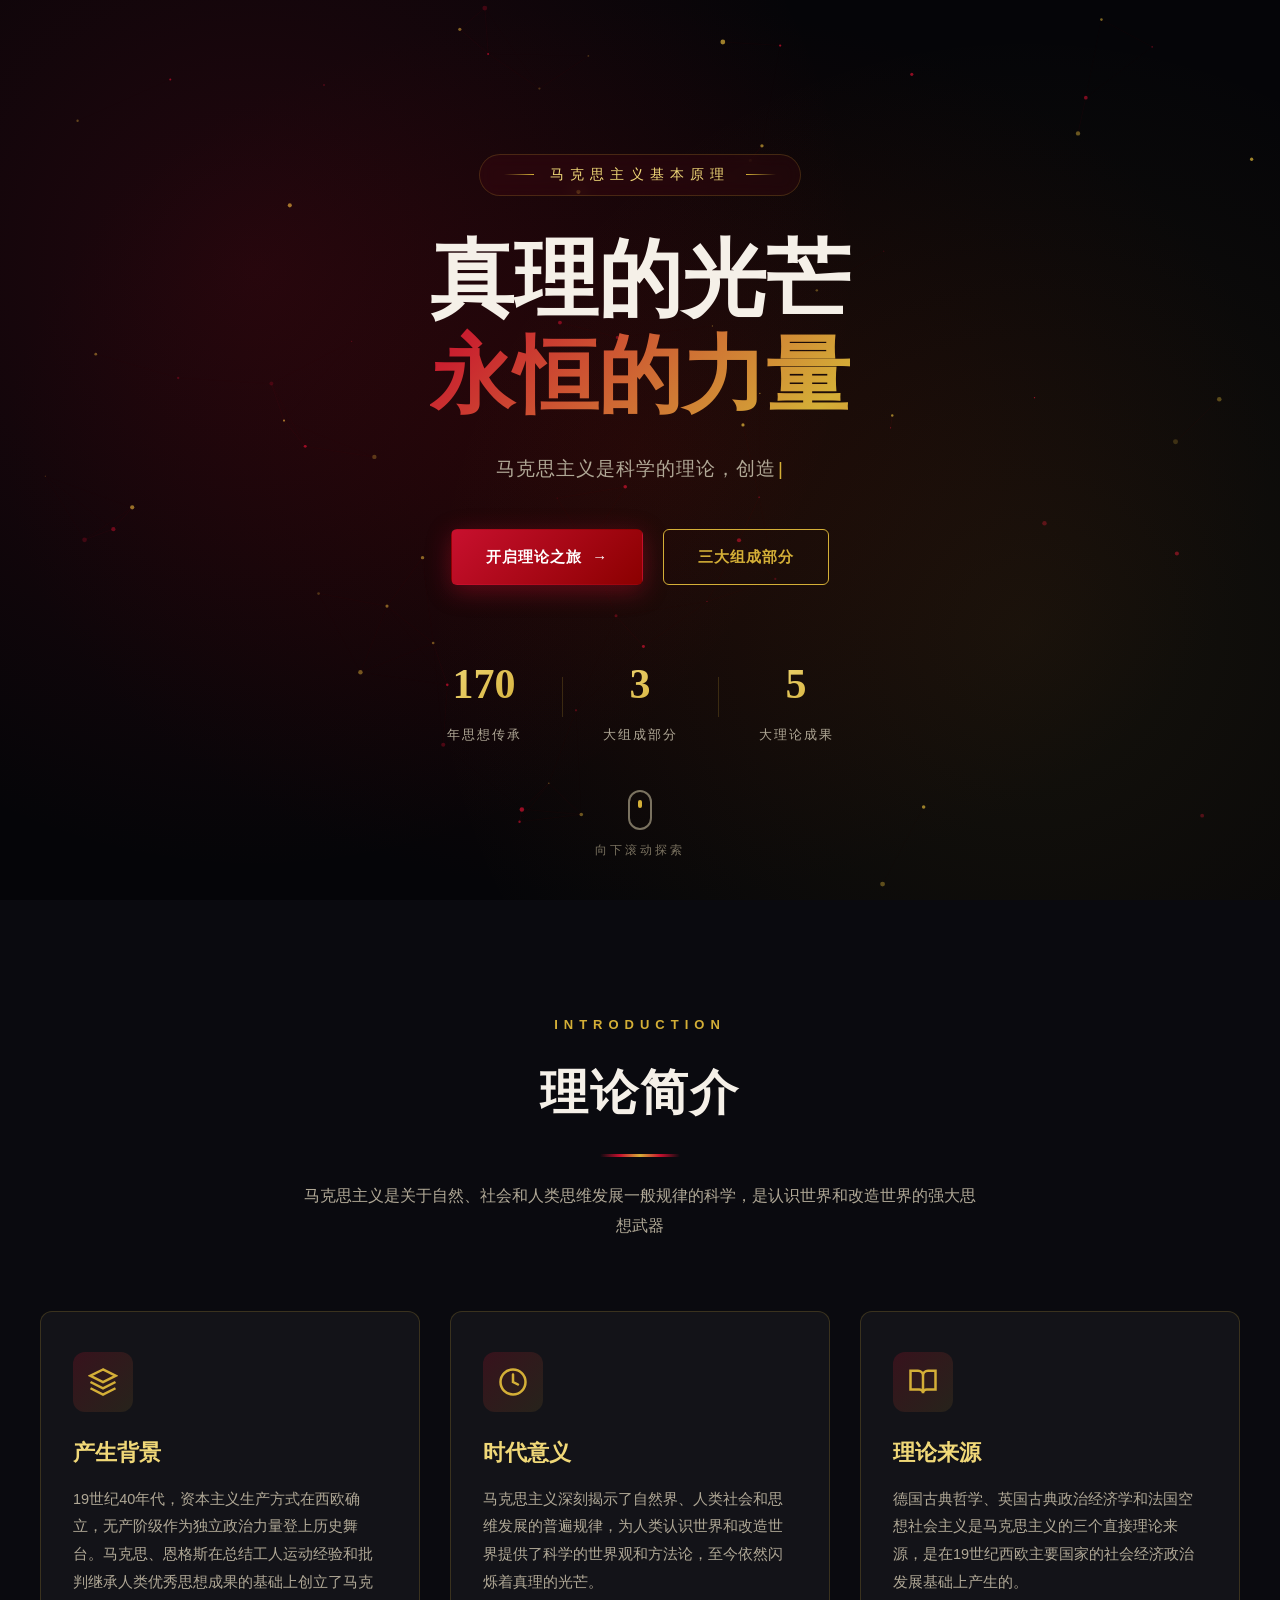
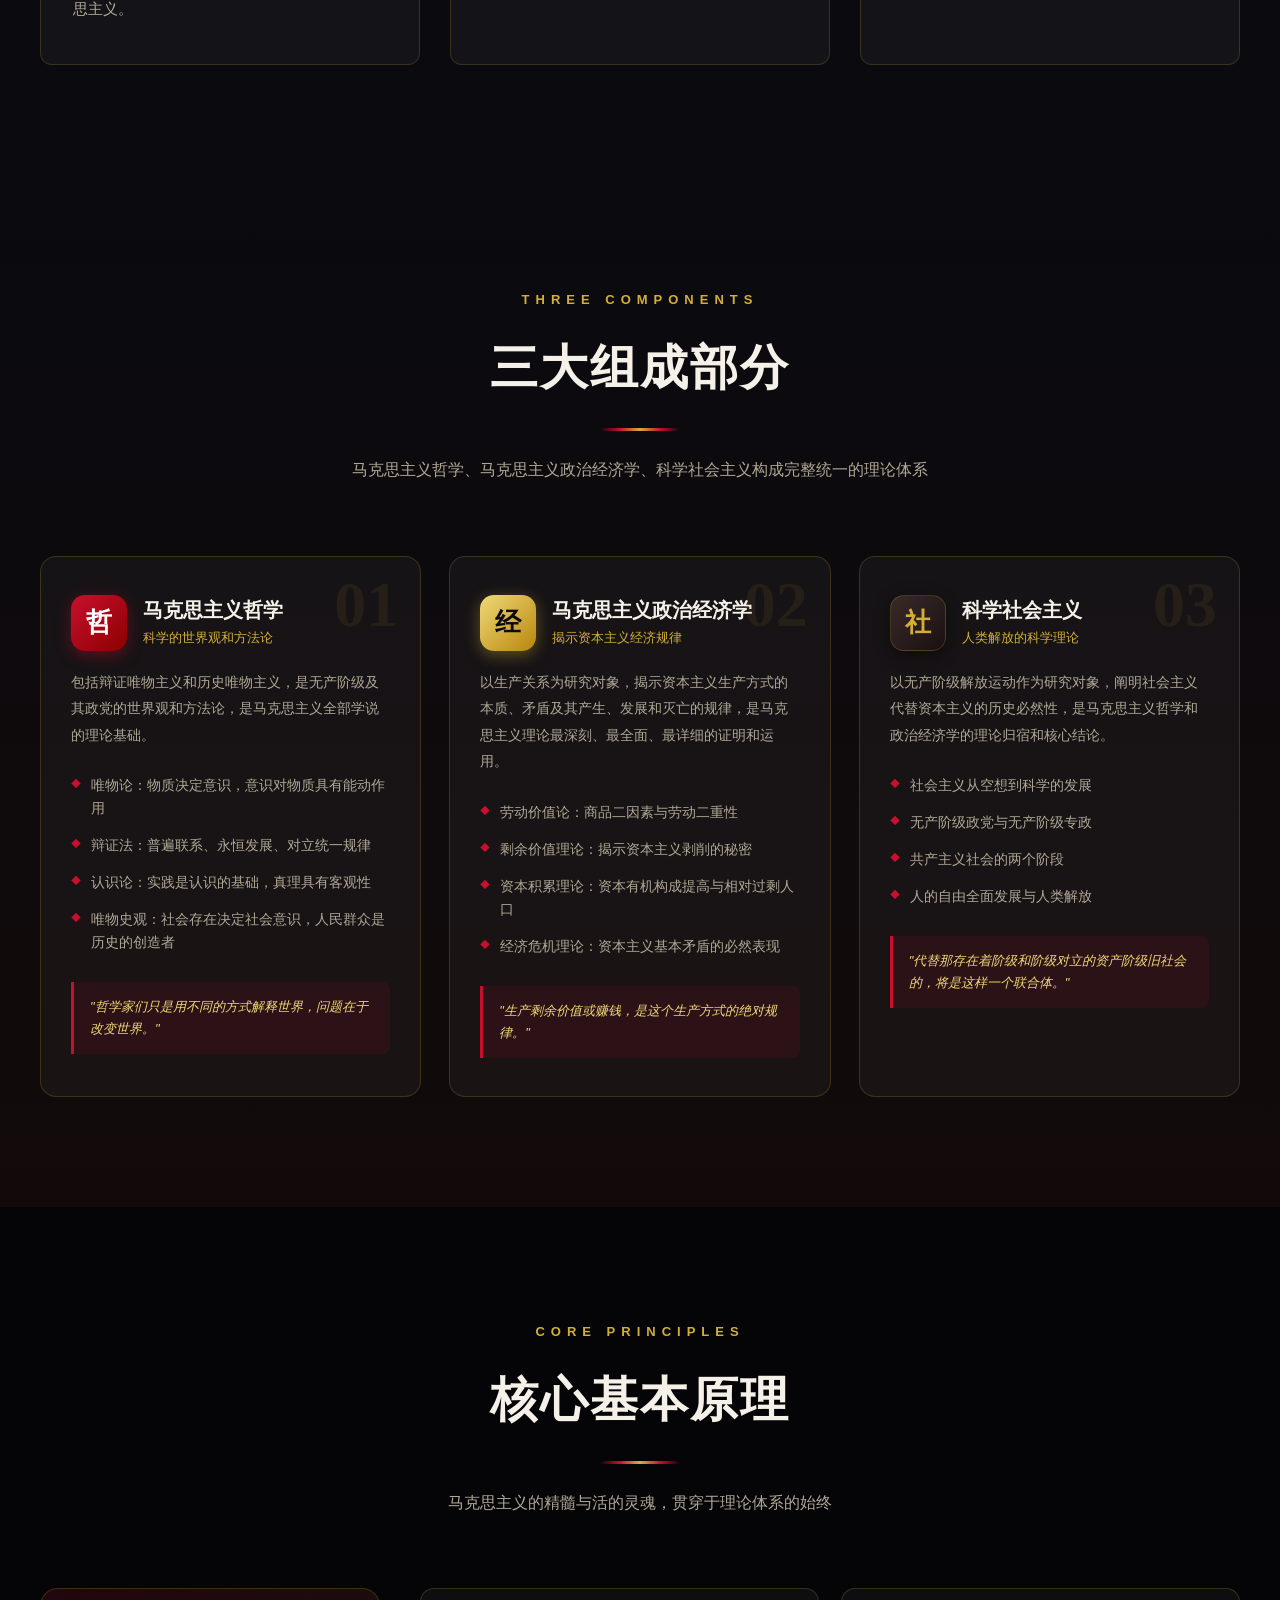
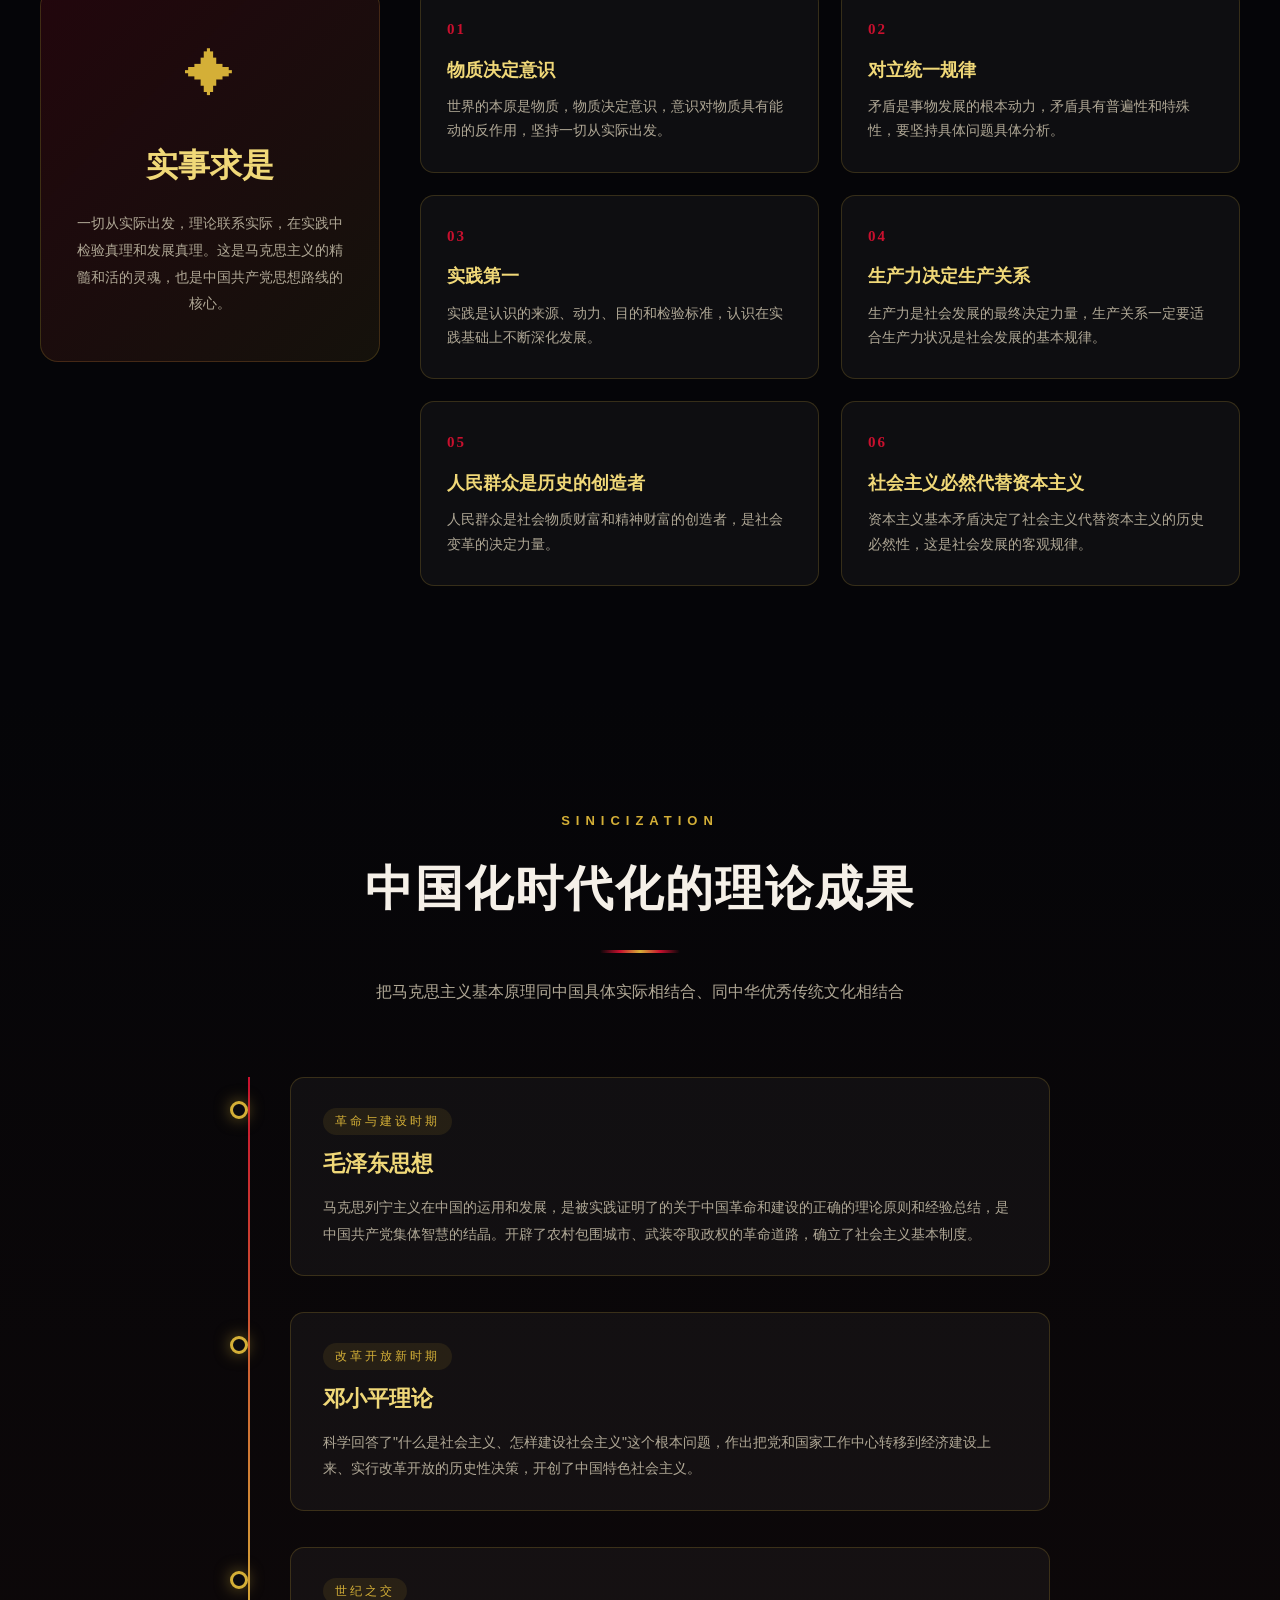
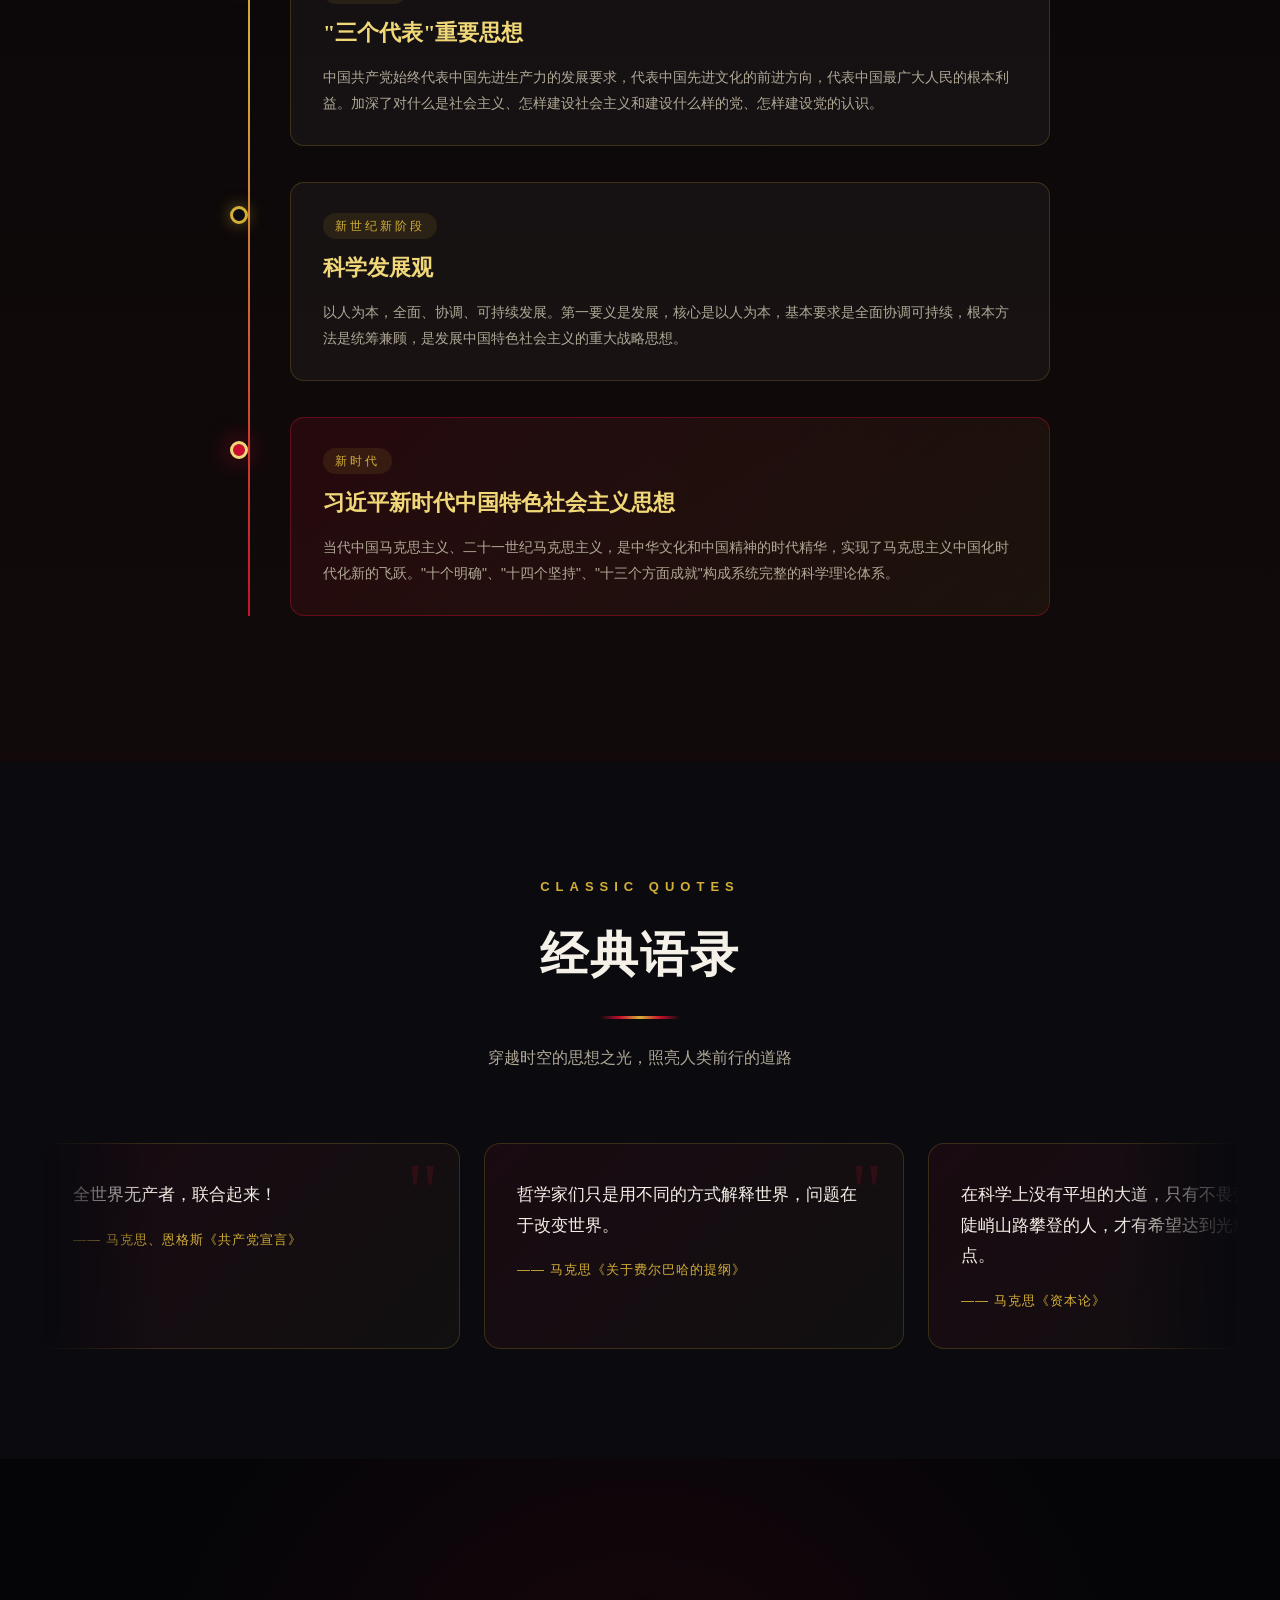
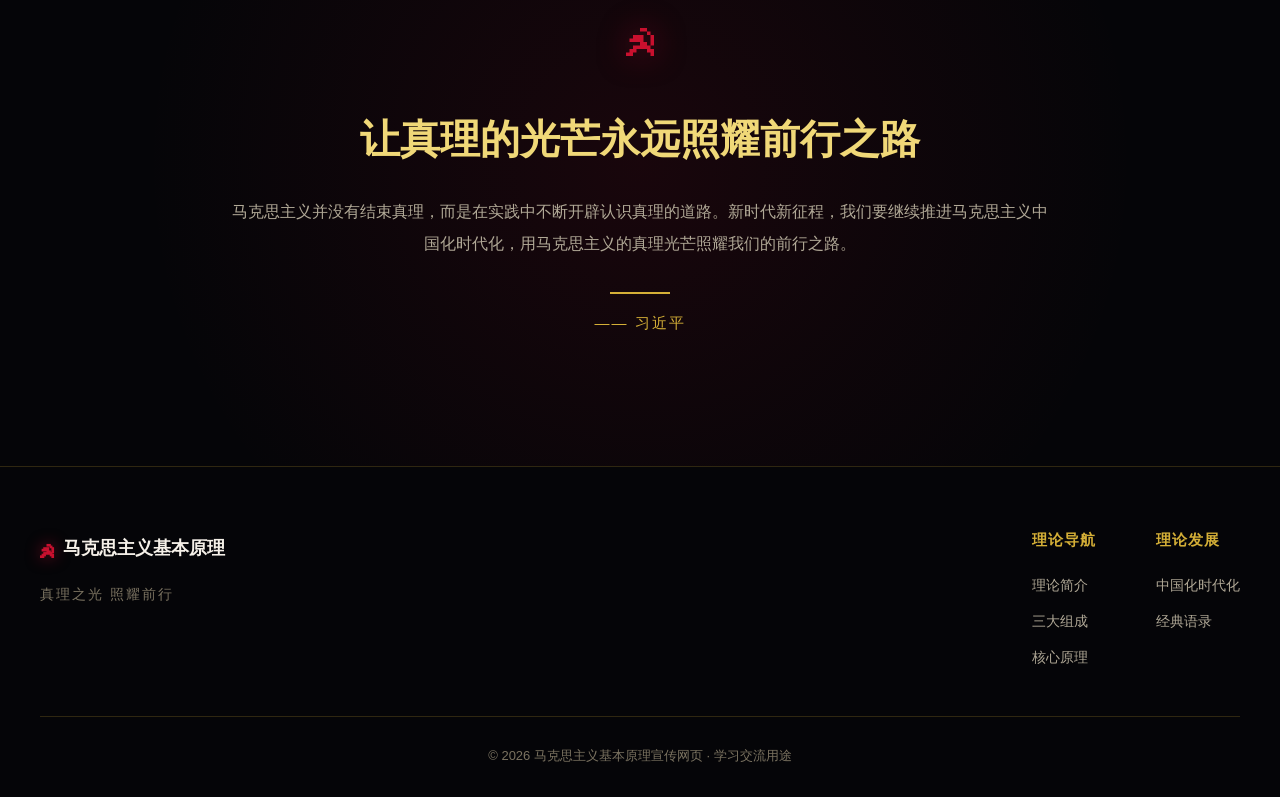
<file: index.html>
<!DOCTYPE html>
<html lang="zh-CN">
<head>
<meta charset="UTF-8">
<meta name="viewport" content="width=device-width, initial-scale=1.0">
<meta name="description" content="马克思主义基本原理宣传网页 - 系统介绍马克思主义哲学、政治经济学、科学社会主义三大组成部分及中国化时代化的理论成果">
<title>马克思主义基本原理 | 真理的光芒 永恒的力量</title>
<link rel="stylesheet" href="css/style.css">
</head>
<body>

<!-- 预加载装饰 -->
<div class="loader" id="loader">
  <div class="loader-ring"></div>
  <div class="loader-text">真理之光 照耀前行</div>
</div>

<!-- 首屏 Hero -->
<section class="hero" id="hero">
  <canvas id="particleCanvas" class="particle-canvas"></canvas>
  <div class="hero-overlay"></div>
  <div class="hero-content">
    <div class="hero-badge fade-in-up">
      <span class="badge-line"></span>
      <span>马克思主义基本原理</span>
      <span class="badge-line"></span>
    </div>
    <h1 class="hero-title fade-in-up delay-1">
      <span class="title-line">真理的光芒</span>
      <span class="title-line title-accent">永恒的力量</span>
    </h1>
    <p class="hero-subtitle fade-in-up delay-2" id="typingText"></p>
    <div class="hero-actions fade-in-up delay-3">
      <a href="#intro" class="btn btn-primary">
        <span>开启理论之旅</span>
        <i class="arrow">→</i>
      </a>
      <a href="#components" class="btn btn-outline">三大组成部分</a>
    </div>
    <div class="hero-stats fade-in-up delay-4">
      <div class="stat-item">
        <span class="stat-num" data-target="170">0</span>
        <span class="stat-label">年思想传承</span>
      </div>
      <div class="stat-divider"></div>
      <div class="stat-item">
        <span class="stat-num" data-target="3">0</span>
        <span class="stat-label">大组成部分</span>
      </div>
      <div class="stat-divider"></div>
      <div class="stat-item">
        <span class="stat-num" data-target="5">0</span>
        <span class="stat-label">大理论成果</span>
      </div>
    </div>
  </div>
  <div class="scroll-hint">
    <div class="scroll-mouse">
      <div class="scroll-wheel"></div>
    </div>
    <span>向下滚动探索</span>
  </div>
</section>

<!-- 理论简介 -->
<section class="section intro" id="intro">
  <div class="container">
    <div class="section-header reveal">
      <span class="section-tag">INTRODUCTION</span>
      <h2 class="section-title">理论简介</h2>
      <div class="title-underline"></div>
      <p class="section-desc">马克思主义是关于自然、社会和人类思维发展一般规律的科学，是认识世界和改造世界的强大思想武器</p>
    </div>
    <div class="intro-grid">
      <div class="intro-card reveal">
        <div class="intro-icon">
          <svg viewBox="0 0 24 24" fill="none"><path d="M12 2L2 7l10 5 10-5-10-5z" stroke="currentColor" stroke-width="2"/><path d="M2 17l10 5 10-5M2 12l10 5 10-5" stroke="currentColor" stroke-width="2"/></svg>
        </div>
        <h3>产生背景</h3>
        <p>19世纪40年代，资本主义生产方式在西欧确立，无产阶级作为独立政治力量登上历史舞台。马克思、恩格斯在总结工人运动经验和批判继承人类优秀思想成果的基础上创立了马克思主义。</p>
      </div>
      <div class="intro-card reveal">
        <div class="intro-icon">
          <svg viewBox="0 0 24 24" fill="none"><circle cx="12" cy="12" r="10" stroke="currentColor" stroke-width="2"/><path d="M12 6v6l4 2" stroke="currentColor" stroke-width="2" stroke-linecap="round"/></svg>
        </div>
        <h3>时代意义</h3>
        <p>马克思主义深刻揭示了自然界、人类社会和思维发展的普遍规律，为人类认识世界和改造世界提供了科学的世界观和方法论，至今依然闪烁着真理的光芒。</p>
      </div>
      <div class="intro-card reveal">
        <div class="intro-icon">
          <svg viewBox="0 0 24 24" fill="none"><path d="M2 3h6a4 4 0 0 1 4 4v14a3 3 0 0 0-3-3H2zM22 3h-6a4 4 0 0 0-4 4v14a3 3 0 0 1 3-3h7z" stroke="currentColor" stroke-width="2"/></svg>
        </div>
        <h3>理论来源</h3>
        <p>德国古典哲学、英国古典政治经济学和法国空想社会主义是马克思主义的三个直接理论来源，是在19世纪西欧主要国家的社会经济政治发展基础上产生的。</p>
      </div>
    </div>
  </div>
</section>

<!-- 三大组成部分 -->
<section class="section components" id="components">
  <div class="container">
    <div class="section-header reveal">
      <span class="section-tag">THREE COMPONENTS</span>
      <h2 class="section-title">三大组成部分</h2>
      <div class="title-underline"></div>
      <p class="section-desc">马克思主义哲学、马克思主义政治经济学、科学社会主义构成完整统一的理论体系</p>
    </div>
    <div class="components-grid">
      <div class="comp-card reveal">
        <div class="comp-number">01</div>
        <div class="comp-header">
          <div class="comp-icon comp-icon-red">哲</div>
          <div>
            <h3>马克思主义哲学</h3>
            <p class="comp-sub">科学的世界观和方法论</p>
          </div>
        </div>
        <p class="comp-desc">包括辩证唯物主义和历史唯物主义，是无产阶级及其政党的世界观和方法论，是马克思主义全部学说的理论基础。</p>
        <ul class="comp-list">
          <li>唯物论：物质决定意识，意识对物质具有能动作用</li>
          <li>辩证法：普遍联系、永恒发展、对立统一规律</li>
          <li>认识论：实践是认识的基础，真理具有客观性</li>
          <li>唯物史观：社会存在决定社会意识，人民群众是历史的创造者</li>
        </ul>
        <div class="comp-quote">"哲学家们只是用不同的方式解释世界，问题在于改变世界。"</div>
      </div>

      <div class="comp-card reveal">
        <div class="comp-number">02</div>
        <div class="comp-header">
          <div class="comp-icon comp-icon-gold">经</div>
          <div>
            <h3>马克思主义政治经济学</h3>
            <p class="comp-sub">揭示资本主义经济规律</p>
          </div>
        </div>
        <p class="comp-desc">以生产关系为研究对象，揭示资本主义生产方式的本质、矛盾及其产生、发展和灭亡的规律，是马克思主义理论最深刻、最全面、最详细的证明和运用。</p>
        <ul class="comp-list">
          <li>劳动价值论：商品二因素与劳动二重性</li>
          <li>剩余价值理论：揭示资本主义剥削的秘密</li>
          <li>资本积累理论：资本有机构成提高与相对过剩人口</li>
          <li>经济危机理论：资本主义基本矛盾的必然表现</li>
        </ul>
        <div class="comp-quote">"生产剩余价值或赚钱，是这个生产方式的绝对规律。"</div>
      </div>

      <div class="comp-card reveal">
        <div class="comp-number">03</div>
        <div class="comp-header">
          <div class="comp-icon comp-icon-dark">社</div>
          <div>
            <h3>科学社会主义</h3>
            <p class="comp-sub">人类解放的科学理论</p>
          </div>
        </div>
        <p class="comp-desc">以无产阶级解放运动作为研究对象，阐明社会主义代替资本主义的历史必然性，是马克思主义哲学和政治经济学的理论归宿和核心结论。</p>
        <ul class="comp-list">
          <li>社会主义从空想到科学的发展</li>
          <li>无产阶级政党与无产阶级专政</li>
          <li>共产主义社会的两个阶段</li>
          <li>人的自由全面发展与人类解放</li>
        </ul>
        <div class="comp-quote">"代替那存在着阶级和阶级对立的资产阶级旧社会的，将是这样一个联合体。"</div>
      </div>
    </div>
  </div>
</section>

<!-- 核心原理 -->
<section class="section principles" id="principles">
  <div class="container">
    <div class="section-header reveal">
      <span class="section-tag">CORE PRINCIPLES</span>
      <h2 class="section-title">核心基本原理</h2>
      <div class="title-underline"></div>
      <p class="section-desc">马克思主义的精髓与活的灵魂，贯穿于理论体系的始终</p>
    </div>
    <div class="principles-layout">
      <div class="principle-main reveal">
        <div class="principle-main-icon">✦</div>
        <h3>实事求是</h3>
        <p class="principle-main-desc">一切从实际出发，理论联系实际，在实践中检验真理和发展真理。这是马克思主义的精髓和活的灵魂，也是中国共产党思想路线的核心。</p>
      </div>
      <div class="principle-grid">
        <div class="principle-item reveal">
          <div class="principle-num">01</div>
          <h4>物质决定意识</h4>
          <p>世界的本原是物质，物质决定意识，意识对物质具有能动的反作用，坚持一切从实际出发。</p>
        </div>
        <div class="principle-item reveal">
          <div class="principle-num">02</div>
          <h4>对立统一规律</h4>
          <p>矛盾是事物发展的根本动力，矛盾具有普遍性和特殊性，要坚持具体问题具体分析。</p>
        </div>
        <div class="principle-item reveal">
          <div class="principle-num">03</div>
          <h4>实践第一</h4>
          <p>实践是认识的来源、动力、目的和检验标准，认识在实践基础上不断深化发展。</p>
        </div>
        <div class="principle-item reveal">
          <div class="principle-num">04</div>
          <h4>生产力决定生产关系</h4>
          <p>生产力是社会发展的最终决定力量，生产关系一定要适合生产力状况是社会发展的基本规律。</p>
        </div>
        <div class="principle-item reveal">
          <div class="principle-num">05</div>
          <h4>人民群众是历史的创造者</h4>
          <p>人民群众是社会物质财富和精神财富的创造者，是社会变革的决定力量。</p>
        </div>
        <div class="principle-item reveal">
          <div class="principle-num">06</div>
          <h4>社会主义必然代替资本主义</h4>
          <p>资本主义基本矛盾决定了社会主义代替资本主义的历史必然性，这是社会发展的客观规律。</p>
        </div>
      </div>
    </div>
  </div>
</section>

<!-- 中国化时代化 -->
<section class="section sinicization" id="sinicization">
  <div class="container">
    <div class="section-header reveal">
      <span class="section-tag">SINICIZATION</span>
      <h2 class="section-title">中国化时代化的理论成果</h2>
      <div class="title-underline"></div>
      <p class="section-desc">把马克思主义基本原理同中国具体实际相结合、同中华优秀传统文化相结合</p>
    </div>
    <div class="timeline">
      <div class="timeline-line"></div>
      <div class="timeline-item reveal">
        <div class="timeline-dot"></div>
        <div class="timeline-content">
          <div class="timeline-era">革命与建设时期</div>
          <h3>毛泽东思想</h3>
          <p>马克思列宁主义在中国的运用和发展，是被实践证明了的关于中国革命和建设的正确的理论原则和经验总结，是中国共产党集体智慧的结晶。开辟了农村包围城市、武装夺取政权的革命道路，确立了社会主义基本制度。</p>
        </div>
      </div>
      <div class="timeline-item reveal">
        <div class="timeline-dot"></div>
        <div class="timeline-content">
          <div class="timeline-era">改革开放新时期</div>
          <h3>邓小平理论</h3>
          <p>科学回答了"什么是社会主义、怎样建设社会主义"这个根本问题，作出把党和国家工作中心转移到经济建设上来、实行改革开放的历史性决策，开创了中国特色社会主义。</p>
        </div>
      </div>
      <div class="timeline-item reveal">
        <div class="timeline-dot"></div>
        <div class="timeline-content">
          <div class="timeline-era">世纪之交</div>
          <h3>"三个代表"重要思想</h3>
          <p>中国共产党始终代表中国先进生产力的发展要求，代表中国先进文化的前进方向，代表中国最广大人民的根本利益。加深了对什么是社会主义、怎样建设社会主义和建设什么样的党、怎样建设党的认识。</p>
        </div>
      </div>
      <div class="timeline-item reveal">
        <div class="timeline-dot"></div>
        <div class="timeline-content">
          <div class="timeline-era">新世纪新阶段</div>
          <h3>科学发展观</h3>
          <p>以人为本，全面、协调、可持续发展。第一要义是发展，核心是以人为本，基本要求是全面协调可持续，根本方法是统筹兼顾，是发展中国特色社会主义的重大战略思想。</p>
        </div>
      </div>
      <div class="timeline-item reveal highlight">
        <div class="timeline-dot"></div>
        <div class="timeline-content">
          <div class="timeline-era">新时代</div>
          <h3>习近平新时代中国特色社会主义思想</h3>
          <p>当代中国马克思主义、二十一世纪马克思主义，是中华文化和中国精神的时代精华，实现了马克思主义中国化时代化新的飞跃。"十个明确"、"十四个坚持"、"十三个方面成就"构成系统完整的科学理论体系。</p>
        </div>
      </div>
    </div>
  </div>
</section>

<!-- 经典语录 -->
<section class="section quotes" id="quotes">
  <div class="container">
    <div class="section-header reveal">
      <span class="section-tag">CLASSIC QUOTES</span>
      <h2 class="section-title">经典语录</h2>
      <div class="title-underline"></div>
      <p class="section-desc">穿越时空的思想之光，照亮人类前行的道路</p>
    </div>
    <div class="quotes-wrapper">
      <div class="quotes-track" id="quotesTrack">
        <div class="quote-card">
          <div class="quote-mark">"</div>
          <p class="quote-text">全世界无产者，联合起来！</p>
          <div class="quote-author">—— 马克思、恩格斯《共产党宣言》</div>
        </div>
        <div class="quote-card">
          <div class="quote-mark">"</div>
          <p class="quote-text">哲学家们只是用不同的方式解释世界，问题在于改变世界。</p>
          <div class="quote-author">—— 马克思《关于费尔巴哈的提纲》</div>
        </div>
        <div class="quote-card">
          <div class="quote-mark">"</div>
          <p class="quote-text">在科学上没有平坦的大道，只有不畏劳苦沿着陡峭山路攀登的人，才有希望达到光辉的顶点。</p>
          <div class="quote-author">—— 马克思《资本论》</div>
        </div>
        <div class="quote-card">
          <div class="quote-mark">"</div>
          <p class="quote-text">物质生活的生产方式制约着整个社会生活、政治生活和精神生活的过程。</p>
          <div class="quote-author">—— 马克思《政治经济学批判·序言》</div>
        </div>
        <div class="quote-card">
          <div class="quote-mark">"</div>
          <p class="quote-text">无产阶级只有解放全人类，才能最后解放自己。</p>
          <div class="quote-author">—— 马克思</div>
        </div>
        <div class="quote-card">
          <div class="quote-mark">"</div>
          <p class="quote-text">批判的武器当然不能代替武器的批判，物质力量只能用物质力量来摧毁。</p>
          <div class="quote-author">—— 马克思《〈黑格尔法哲学批判〉导言》</div>
        </div>
      </div>
    </div>
  </div>
</section>

<!-- 结语 -->
<section class="section closing">
  <div class="container">
    <div class="closing-content reveal">
      <div class="closing-emblem">☭</div>
      <h2 class="closing-title">让真理的光芒永远照耀前行之路</h2>
      <p class="closing-desc">马克思主义并没有结束真理，而是在实践中不断开辟认识真理的道路。新时代新征程，我们要继续推进马克思主义中国化时代化，用马克思主义的真理光芒照耀我们的前行之路。</p>
      <div class="closing-line"></div>
      <p class="closing-author">—— 习近平</p>
    </div>
  </div>
</section>

<!-- 页脚 -->
<footer class="footer">
  <div class="container">
    <div class="footer-content">
      <div class="footer-brand">
        <div class="footer-logo">
          <span class="logo-icon">☭</span>
          <span>马克思主义基本原理</span>
        </div>
        <p>真理之光 照耀前行</p>
      </div>
      <div class="footer-links">
        <div class="footer-col">
          <h4>理论导航</h4>
          <a href="#intro">理论简介</a>
          <a href="#components">三大组成</a>
          <a href="#principles">核心原理</a>
        </div>
        <div class="footer-col">
          <h4>理论发展</h4>
          <a href="#sinicization">中国化时代化</a>
          <a href="#quotes">经典语录</a>
        </div>
      </div>
    </div>
    <div class="footer-bottom">
      <p>© 2026 马克思主义基本原理宣传网页 · 学习交流用途</p>
    </div>
  </div>
</footer>

<!-- 回到顶部 -->
<button class="back-to-top" id="backToTop" aria-label="回到顶部">
  <svg viewBox="0 0 24 24" fill="none"><path d="M18 15l-6-6-6 6" stroke="currentColor" stroke-width="2" stroke-linecap="round" stroke-linejoin="round"/></svg>
</button>

<script src="js/script.js"></script>
</body>
</html>
</file>
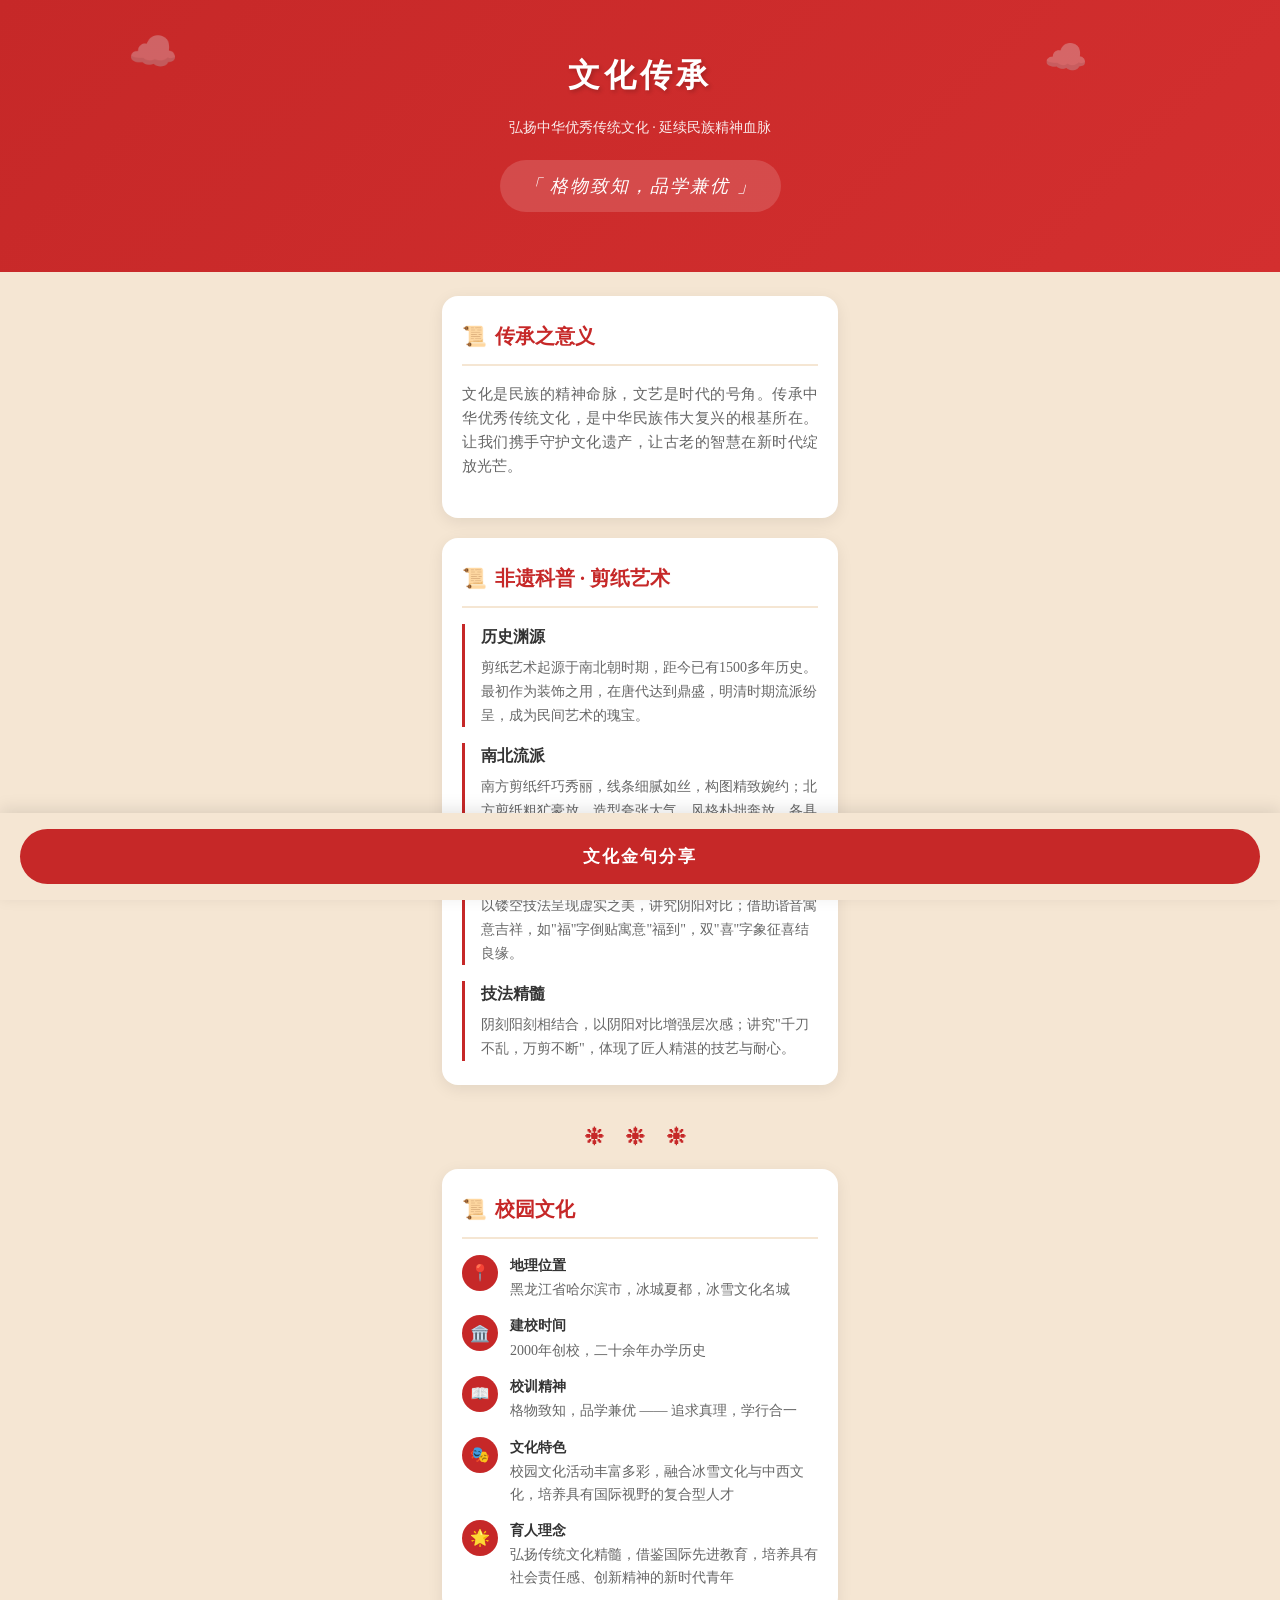
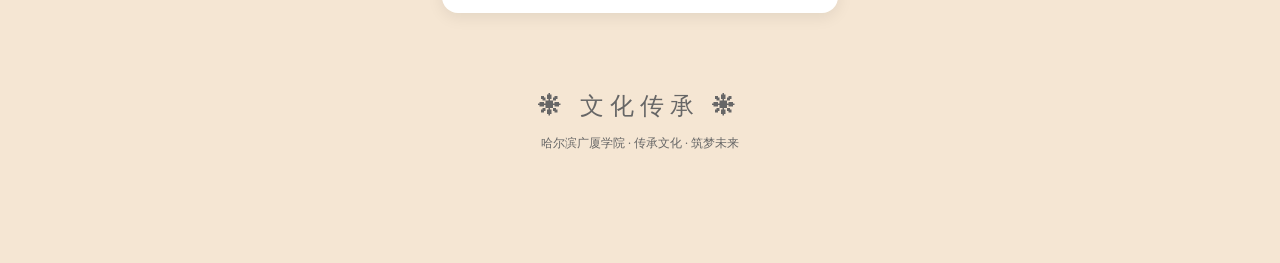
<file: xiao.html>
<!DOCTYPE html>
<html lang="zh-CN">
<head>
    <meta charset="UTF-8">
    <meta name="viewport" content="width=device-width, initial-scale=1.0">
    <title>文化传承 - 哈尔滨广厦学院</title>
    <style>
        :root {
            --primary-red: #C62828;
            --bg-cream: #F5E6D3;
            --text-dark: #333333;
            --text-light: #666666;
            --white: #FFFFFF;
        }

        * {
            margin: 0;
            padding: 0;
            box-sizing: border-box;
        }

        body {
            font-family: "PingFang SC", "Microsoft YaHei", "STSong", serif;
            background: var(--bg-cream);
            color: var(--text-dark);
            line-height: 1.6;
            padding-bottom: 80px;
        }

        /* Hero主视觉区 */
        .hero {
            background: linear-gradient(135deg, var(--primary-red) 0%, #D32F2F 100%);
            color: var(--white);
            padding: 50px 24px 60px;
            text-align: center;
            position: relative;
            overflow: hidden;
        }

        .hero::before {
            content: "☁️";
            position: absolute;
            top: 20px;
            left: 10%;
            font-size: 40px;
            opacity: 0.3;
        }

        .hero::after {
            content: "☁️";
            position: absolute;
            top: 30px;
            right: 15%;
            font-size: 35px;
            opacity: 0.3;
        }

        .hero-title {
            font-size: 32px;
            font-weight: bold;
            margin-bottom: 16px;
            letter-spacing: 4px;
            text-shadow: 2px 2px 4px rgba(0,0,0,0.2);
        }

        .hero-subtitle {
            font-size: 14px;
            opacity: 0.9;
            margin-bottom: 20px;
        }

        .school-motto {
            font-size: 18px;
            font-style: italic;
            padding: 12px 24px;
            background: rgba(255,255,255,0.15);
            border-radius: 30px;
            display: inline-block;
            letter-spacing: 2px;
        }

        /* 主内容区 */
        .content {
            padding: 24px 16px;
            max-width: 428px;
            margin: 0 auto;
        }

        /* 内容卡片 */
        .card {
            background: var(--white);
            border-radius: 16px;
            padding: 24px 20px;
            margin-bottom: 20px;
            box-shadow: 0 4px 16px rgba(0,0,0,0.08);
        }

        .card-title {
            font-size: 20px;
            color: var(--primary-red);
            margin-bottom: 16px;
            padding-bottom: 12px;
            border-bottom: 2px solid var(--bg-cream);
            display: flex;
            align-items: center;
            gap: 8px;
        }

        .card-title::before {
            content: "📜";
        }

        .intro-text {
            font-size: 15px;
            color: var(--text-light);
            margin-bottom: 16px;
            text-align: justify;
        }

        /* 剪纸内容 */
        .paper-cut-item {
            margin-bottom: 16px;
            padding-left: 16px;
            border-left: 3px solid var(--primary-red);
        }

        .paper-cut-item:last-child {
            margin-bottom: 0;
        }

        .paper-cut-item h4 {
            font-size: 16px;
            color: var(--text-dark);
            margin-bottom: 6px;
        }

        .paper-cut-item p {
            font-size: 14px;
            color: var(--text-light);
            line-height: 1.7;
        }

        /* 校园文化 */
        .campus-info {
            display: flex;
            flex-direction: column;
            gap: 14px;
        }

        .info-item {
            display: flex;
            align-items: flex-start;
            gap: 12px;
            font-size: 14px;
        }

        .info-icon {
            width: 36px;
            height: 36px;
            background: var(--primary-red);
            color: var(--white);
            border-radius: 50%;
            display: flex;
            align-items: center;
            justify-content: center;
            font-size: 16px;
            flex-shrink: 0;
        }

        .info-text {
            flex: 1;
        }

        .info-text strong {
            display: block;
            color: var(--text-dark);
            margin-bottom: 2px;
        }

        .info-text span {
            color: var(--text-light);
        }

        /* 装饰分隔线 */
        .divider {
            text-align: center;
            padding: 16px 0;
            color: var(--primary-red);
            font-size: 20px;
            letter-spacing: 8px;
        }

        /* 底部固定按钮 */
        .fixed-bottom {
            position: fixed;
            bottom: 0;
            left: 0;
            right: 0;
            padding: 16px 20px;
            background: var(--bg-cream);
            box-shadow: 0 -4px 16px rgba(0,0,0,0.1);
            z-index: 100;
        }

        .share-btn {
            width: 100%;
            background: var(--primary-red);
            color: var(--white);
            border: none;
            padding: 16px 24px;
            border-radius: 30px;
            font-size: 17px;
            font-weight: bold;
            cursor: pointer;
            transition: all 0.3s ease;
            letter-spacing: 2px;
        }

        .share-btn:hover {
            background: #B71C1C;
            transform: scale(1.02);
        }

        .share-btn:active {
            transform: scale(0.98);
        }

        /* 弹窗遮罩 */
        .modal-overlay {
            display: none;
            position: fixed;
            top: 0;
            left: 0;
            right: 0;
            bottom: 0;
            background: rgba(0,0,0,0.6);
            z-index: 1000;
            justify-content: center;
            align-items: center;
            padding: 20px;
            opacity: 0;
            transition: opacity 0.3s ease;
        }

        .modal-overlay.show {
            display: flex;
            opacity: 1;
        }

        /* 弹窗内容 */
        .modal-content {
            background: var(--white);
            border-radius: 20px;
            padding: 36px 28px;
            max-width: 340px;
            width: 100%;
            text-align: center;
            transform: scale(0.8);
            transition: transform 0.3s ease;
            position: relative;
        }

        .modal-overlay.show .modal-content {
            transform: scale(1);
        }

        .modal-icon {
            font-size: 48px;
            margin-bottom: 16px;
        }

        .modal-title {
            font-size: 18px;
            color: var(--primary-red);
            margin-bottom: 16px;
            font-weight: bold;
        }

        .modal-quote {
            font-size: 16px;
            color: var(--text-dark);
            line-height: 1.8;
            margin-bottom: 24px;
            font-style: italic;
        }

        .modal-close {
            background: var(--primary-red);
            color: var(--white);
            border: none;
            padding: 12px 40px;
            border-radius: 25px;
            font-size: 15px;
            cursor: pointer;
            transition: all 0.3s ease;
        }

        .modal-close:hover {
            background: #B71C1C;
        }

        /* 动画 */
        @keyframes fadeInUp {
            from {
                opacity: 0;
                transform: translateY(20px);
            }
            to {
                opacity: 1;
                transform: translateY(0);
            }
        }

        .card {
            animation: fadeInUp 0.6s ease both;
        }

        .card:nth-child(1) { animation-delay: 0.1s; }
        .card:nth-child(2) { animation-delay: 0.2s; }
        .card:nth-child(3) { animation-delay: 0.3s; }

        /* 页脚 */
        .footer {
            text-align: center;
            padding: 30px 16px;
            color: var(--text-light);
            font-size: 12px;
        }

        .footer-decoration {
            font-size: 24px;
            margin-bottom: 8px;
            letter-spacing: 6px;
        }
    </style>
</head>
<body>
    <!-- Hero主视觉区 -->
    <section class="hero">
        <h1 class="hero-title">文化传承</h1>
        <p class="hero-subtitle">弘扬中华优秀传统文化 · 延续民族精神血脉</p>
        <div class="school-motto">「 格物致知，品学兼优 」</div>
    </section>

    <!-- 主内容区 -->
    <main class="content">
        <!-- 文化传承介绍 -->
        <div class="card">
            <h2 class="card-title">传承之意义</h2>
            <p class="intro-text">
                文化是民族的精神命脉，文艺是时代的号角。传承中华优秀传统文化，是中华民族伟大复兴的根基所在。让我们携手守护文化遗产，让古老的智慧在新时代绽放光芒。
            </p>
        </div>

        <!-- 非遗科普：剪纸艺术 -->
        <div class="card">
            <h2 class="card-title">非遗科普 · 剪纸艺术</h2>
            
            <div class="paper-cut-item">
                <h4>历史渊源</h4>
                <p>剪纸艺术起源于南北朝时期，距今已有1500多年历史。最初作为装饰之用，在唐代达到鼎盛，明清时期流派纷呈，成为民间艺术的瑰宝。</p>
            </div>
            
            <div class="paper-cut-item">
                <h4>南北流派</h4>
                <p>南方剪纸纤巧秀丽，线条细腻如丝，构图精致婉约；北方剪纸粗犷豪放，造型夸张大气，风格朴拙奔放。各具特色，交相辉映。</p>
            </div>
            
            <div class="paper-cut-item">
                <h4>艺术特点</h4>
                <p>以镂空技法呈现虚实之美，讲究阴阳对比；借助谐音寓意吉祥，如"福"字倒贴寓意"福到"，双"喜"字象征喜结良缘。</p>
            </div>
            
            <div class="paper-cut-item">
                <h4>技法精髓</h4>
                <p>阴刻阳刻相结合，以阴阳对比增强层次感；讲究"千刀不乱，万剪不断"，体现了匠人精湛的技艺与耐心。</p>
            </div>
        </div>

        <div class="divider">❋ ❋ ❋</div>

        <!-- 校园文化：哈尔滨广厦学院 -->
        <div class="card">
            <h2 class="card-title">校园文化</h2>
            
            <div class="campus-info">
                <div class="info-item">
                    <div class="info-icon">📍</div>
                    <div class="info-text">
                        <strong>地理位置</strong>
                        <span>黑龙江省哈尔滨市，冰城夏都，冰雪文化名城</span>
                    </div>
                </div>
                
                <div class="info-item">
                    <div class="info-icon">🏛️</div>
                    <div class="info-text">
                        <strong>建校时间</strong>
                        <span>2000年创校，二十余年办学历史</span>
                    </div>
                </div>
                
                <div class="info-item">
                    <div class="info-icon">📖</div>
                    <div class="info-text">
                        <strong>校训精神</strong>
                        <span>格物致知，品学兼优 —— 追求真理，学行合一</span>
                    </div>
                </div>
                
                <div class="info-item">
                    <div class="info-icon">🎭</div>
                    <div class="info-text">
                        <strong>文化特色</strong>
                        <span>校园文化活动丰富多彩，融合冰雪文化与中西文化，培养具有国际视野的复合型人才</span>
                    </div>
                </div>
                
                <div class="info-item">
                    <div class="info-icon">🌟</div>
                    <div class="info-text">
                        <strong>育人理念</strong>
                        <span>弘扬传统文化精髓，借鉴国际先进教育，培养具有社会责任感、创新精神的新时代青年</span>
                    </div>
                </div>
            </div>
        </div>
    </main>

    <!-- 页脚 -->
    <footer class="footer">
        <div class="footer-decoration">❋ 文化传承 ❋</div>
        <p>哈尔滨广厦学院 · 传承文化 · 筑梦未来</p>
    </footer>

    <!-- 底部分享按钮 -->
    <div class="fixed-bottom">
        <button class="share-btn" id="shareBtn">文化金句分享</button>
    </div>

    <!-- 弹窗 -->
    <div class="modal-overlay" id="modal">
        <div class="modal-content">
            <div class="modal-icon">📜</div>
            <h3 class="modal-title">文化金句</h3>
            <p class="modal-quote" id="quoteText"></p>
            <button class="modal-close" id="closeBtn">确定</button>
        </div>
    </div>

    <script>
        const quotes = [
            "文化是一个国家、一个民族的灵魂，没有高度的文化自信，没有文化的繁荣兴盛，就没有中华民族伟大复兴。",
            "不忘本来才能开辟未来，善于继承才能更好创新。",
            "求木之长者，必固其根本；欲流之远者，必浚其泉源。",
            "各美其美，美人之美，美美与共，天下大同。"
        ];

        const shareBtn = document.getElementById('shareBtn');
        const modal = document.getElementById('modal');
        const closeBtn = document.getElementById('closeBtn');
        const quoteText = document.getElementById('quoteText');

        function showRandomQuote() {
            const randomIndex = Math.floor(Math.random() * quotes.length);
            quoteText.textContent = quotes[randomIndex];
            modal.classList.add('show');
        }

        shareBtn.addEventListener('click', showRandomQuote);

        closeBtn.addEventListener('click', () => {
            modal.classList.remove('show');
        });

        modal.addEventListener('click', (e) => {
            if (e.target === modal) {
                modal.classList.remove('show');
            }
        });
    </script>
</body>
</html>
</file>
<file: css/style.css>
/* ========================================
   马克思主义基本原理宣传网页 - 样式表
   主题：红金配色 · 大气磅礴 · 动态视觉
   ======================================== */

/* ---------- 全局变量 ---------- */
:root {
  --color-red: #c8102e;
  --color-red-deep: #8b0000;
  --color-red-dark: #5c0000;
  --color-gold: #d4af37;
  --color-gold-light: #f0d878;
  --color-gold-deep: #b8860b;
  --color-bg-dark: #0a0a0f;
  --color-bg-darker: #050508;
  --color-bg-card: rgba(255, 255, 255, 0.04);
  --color-bg-card-hover: rgba(200, 16, 46, 0.08);
  --color-text: #f5f0e8;
  --color-text-muted: #b0a896;
  --color-text-dim: #7a7260;
  --color-border: rgba(212, 175, 55, 0.2);
  --shadow-glow: 0 0 40px rgba(200, 16, 46, 0.3);
  --shadow-card: 0 10px 40px rgba(0, 0, 0, 0.5);
  --font-sans: "PingFang SC", "Microsoft YaHei", "Helvetica Neue", Arial, sans-serif;
  --font-serif: "Songti SC", "STSong", "SimSun", Georgia, serif;
}

/* ---------- 基础重置 ---------- */
* {
  margin: 0;
  padding: 0;
  box-sizing: border-box;
}

html {
  scroll-behavior: smooth;
}

body {
  font-family: var(--font-sans);
  background-color: var(--color-bg-dark);
  color: var(--color-text);
  line-height: 1.7;
  overflow-x: hidden;
  -webkit-font-smoothing: antialiased;
}

a {
  text-decoration: none;
  color: inherit;
}

ul {
  list-style: none;
}

img {
  max-width: 100%;
  display: block;
}

/* ---------- 容器 ---------- */
.container {
  max-width: 1280px;
  margin: 0 auto;
  padding: 0 40px;
}

/* ---------- 加载动画 ---------- */
.loader {
  position: fixed;
  inset: 0;
  background: var(--color-bg-darker);
  display: flex;
  flex-direction: column;
  align-items: center;
  justify-content: center;
  z-index: 9999;
  transition: opacity 0.6s ease, visibility 0.6s ease;
}

.loader.hide {
  opacity: 0;
  visibility: hidden;
}

.loader-ring {
  width: 70px;
  height: 70px;
  border: 3px solid rgba(200, 16, 46, 0.2);
  border-top-color: var(--color-red);
  border-radius: 50%;
  animation: spin 1s linear infinite;
}

.loader-text {
  margin-top: 24px;
  color: var(--color-gold);
  font-size: 14px;
  letter-spacing: 4px;
}

@keyframes spin {
  to { transform: rotate(360deg); }
}

/* ---------- Hero 首屏 ---------- */
.hero {
  position: relative;
  min-height: 100vh;
  display: flex;
  align-items: center;
  justify-content: center;
  overflow: hidden;
  background: radial-gradient(ellipse at center, #1a0505 0%, var(--color-bg-darker) 70%);
}

.particle-canvas {
  position: absolute;
  inset: 0;
  width: 100%;
  height: 100%;
}

.hero-overlay {
  position: absolute;
  inset: 0;
  background: 
    radial-gradient(circle at 20% 30%, rgba(200, 16, 46, 0.15), transparent 50%),
    radial-gradient(circle at 80% 70%, rgba(212, 175, 55, 0.08), transparent 50%);
}

.hero-content {
  position: relative;
  z-index: 2;
  text-align: center;
  max-width: 900px;
  padding: 0 20px;
}

.hero-badge {
  display: inline-flex;
  align-items: center;
  gap: 16px;
  margin-bottom: 36px;
  padding: 8px 24px;
  border: 1px solid var(--color-border);
  border-radius: 50px;
  background: rgba(200, 16, 46, 0.08);
  backdrop-filter: blur(8px);
}

.badge-line {
  width: 30px;
  height: 1px;
  background: linear-gradient(90deg, transparent, var(--color-gold));
}

.badge-line:last-child {
  background: linear-gradient(90deg, var(--color-gold), transparent);
}

.hero-badge span:nth-child(2) {
  font-size: 14px;
  letter-spacing: 6px;
  color: var(--color-gold-light);
}

.hero-title {
  font-family: var(--font-serif);
  font-size: clamp(40px, 7vw, 84px);
  font-weight: 900;
  line-height: 1.15;
  margin-bottom: 28px;
}

.title-line {
  display: block;
}

.title-accent {
  background: linear-gradient(135deg, var(--color-red) 0%, var(--color-gold) 50%, var(--color-red) 100%);
  -webkit-background-clip: text;
  -webkit-text-fill-color: transparent;
  background-clip: text;
  background-size: 200% auto;
  animation: shine 4s linear infinite;
}

@keyframes shine {
  to { background-position: 200% center; }
}

.hero-subtitle {
  font-size: clamp(15px, 1.8vw, 19px);
  color: var(--color-text-muted);
  max-width: 640px;
  margin: 0 auto 44px;
  min-height: 32px;
  letter-spacing: 1px;
}

.hero-subtitle::after {
  content: "|";
  color: var(--color-gold);
  animation: blink 0.8s infinite;
  margin-left: 2px;
}

@keyframes blink {
  0%, 100% { opacity: 1; }
  50% { opacity: 0; }
}

.hero-actions {
  display: flex;
  gap: 20px;
  justify-content: center;
  flex-wrap: wrap;
  margin-bottom: 64px;
}

.btn {
  display: inline-flex;
  align-items: center;
  gap: 10px;
  padding: 14px 34px;
  font-size: 15px;
  font-weight: 600;
  border-radius: 6px;
  cursor: pointer;
  transition: all 0.3s ease;
  border: 1px solid transparent;
  letter-spacing: 1px;
}

.btn-primary {
  background: linear-gradient(135deg, var(--color-red), var(--color-red-deep));
  color: #fff;
  box-shadow: 0 6px 24px rgba(200, 16, 46, 0.4);
}

.btn-primary:hover {
  transform: translateY(-3px);
  box-shadow: 0 10px 32px rgba(200, 16, 46, 0.6);
}

.btn-primary .arrow {
  transition: transform 0.3s ease;
}

.btn-primary:hover .arrow {
  transform: translateX(5px);
}

.btn-outline {
  background: transparent;
  color: var(--color-gold);
  border-color: var(--color-gold);
}

.btn-outline:hover {
  background: var(--color-gold);
  color: var(--color-bg-dark);
  transform: translateY(-3px);
  box-shadow: 0 10px 30px rgba(212, 175, 55, 0.3);
}

.hero-stats {
  display: flex;
  align-items: center;
  justify-content: center;
  gap: 40px;
}

.stat-item {
  display: flex;
  flex-direction: column;
  align-items: center;
}

.stat-num {
  font-family: var(--font-serif);
  font-size: 42px;
  font-weight: 800;
  background: linear-gradient(135deg, var(--color-gold-light), var(--color-gold));
  -webkit-background-clip: text;
  -webkit-text-fill-color: transparent;
  background-clip: text;
}

.stat-label {
  font-size: 13px;
  color: var(--color-text-muted);
  letter-spacing: 2px;
  margin-top: 4px;
}

.stat-divider {
  width: 1px;
  height: 40px;
  background: var(--color-border);
}

.scroll-hint {
  position: absolute;
  bottom: 40px;
  left: 50%;
  transform: translateX(-50%);
  display: flex;
  flex-direction: column;
  align-items: center;
  gap: 10px;
  color: var(--color-text-dim);
  font-size: 12px;
  letter-spacing: 3px;
}

.scroll-mouse {
  width: 24px;
  height: 40px;
  border: 2px solid var(--color-text-dim);
  border-radius: 12px;
  position: relative;
}

.scroll-wheel {
  position: absolute;
  top: 8px;
  left: 50%;
  transform: translateX(-50%);
  width: 4px;
  height: 8px;
  background: var(--color-gold);
  border-radius: 2px;
  animation: scrollDown 2s infinite;
}

@keyframes scrollDown {
  0% { opacity: 1; transform: translate(-50%, 0); }
  100% { opacity: 0; transform: translate(-50%, 12px); }
}

/* ---------- 通用区块 ---------- */
.section {
  padding: 110px 0;
  position: relative;
}

.section-header {
  text-align: center;
  margin-bottom: 70px;
}

.section-tag {
  display: inline-block;
  font-size: 13px;
  letter-spacing: 6px;
  color: var(--color-gold);
  margin-bottom: 16px;
  font-weight: 600;
}

.section-title {
  font-family: var(--font-serif);
  font-size: clamp(30px, 4.5vw, 48px);
  font-weight: 800;
  margin-bottom: 20px;
  letter-spacing: 2px;
}

.title-underline {
  width: 80px;
  height: 3px;
  margin: 0 auto 24px;
  background: linear-gradient(90deg, transparent, var(--color-red), var(--color-gold), var(--color-red), transparent);
  border-radius: 2px;
}

.section-desc {
  font-size: 16px;
  color: var(--color-text-muted);
  max-width: 680px;
  margin: 0 auto;
  line-height: 1.9;
}

/* ---------- 理论简介 ---------- */
.intro {
  background: var(--color-bg-dark);
}

.intro-grid {
  display: grid;
  grid-template-columns: repeat(3, 1fr);
  gap: 30px;
}

.intro-card {
  padding: 40px 32px;
  background: var(--color-bg-card);
  border: 1px solid var(--color-border);
  border-radius: 12px;
  transition: all 0.4s ease;
  position: relative;
  overflow: hidden;
}

.intro-card::before {
  content: "";
  position: absolute;
  top: 0;
  left: 0;
  right: 0;
  height: 3px;
  background: linear-gradient(90deg, var(--color-red), var(--color-gold));
  transform: scaleX(0);
  transform-origin: left;
  transition: transform 0.4s ease;
}

.intro-card:hover {
  transform: translateY(-8px);
  background: var(--color-bg-card-hover);
  border-color: rgba(212, 175, 55, 0.4);
  box-shadow: var(--shadow-card);
}

.intro-card:hover::before {
  transform: scaleX(1);
}

.intro-icon {
  width: 60px;
  height: 60px;
  border-radius: 12px;
  background: linear-gradient(135deg, rgba(200,16,46,0.2), rgba(212,175,55,0.1));
  display: flex;
  align-items: center;
  justify-content: center;
  margin-bottom: 22px;
  color: var(--color-gold);
}

.intro-icon svg {
  width: 30px;
  height: 30px;
}

.intro-card h3 {
  font-size: 22px;
  margin-bottom: 14px;
  color: var(--color-gold-light);
}

.intro-card p {
  font-size: 14.5px;
  color: var(--color-text-muted);
  line-height: 1.9;
}

/* ---------- 三大组成部分 ---------- */
.components {
  background: linear-gradient(180deg, var(--color-bg-dark) 0%, #120a0a 100%);
}

.components-grid {
  display: grid;
  grid-template-columns: repeat(3, 1fr);
  gap: 28px;
}

.comp-card {
  padding: 38px 30px;
  background: var(--color-bg-card);
  border: 1px solid var(--color-border);
  border-radius: 16px;
  transition: all 0.4s ease;
  position: relative;
  overflow: hidden;
}

.comp-card::after {
  content: "";
  position: absolute;
  inset: 0;
  background: linear-gradient(135deg, rgba(200,16,46,0.06), transparent);
  opacity: 0;
  transition: opacity 0.4s ease;
}

.comp-card:hover {
  transform: translateY(-10px);
  border-color: rgba(200, 16, 46, 0.5);
  box-shadow: 0 20px 50px rgba(0, 0, 0, 0.6), 0 0 30px rgba(200, 16, 46, 0.15);
}

.comp-card:hover::after {
  opacity: 1;
}

.comp-number {
  position: absolute;
  top: 16px;
  right: 22px;
  font-family: var(--font-serif);
  font-size: 64px;
  font-weight: 900;
  color: rgba(212, 175, 55, 0.08);
  line-height: 1;
}

.comp-header {
  display: flex;
  align-items: center;
  gap: 16px;
  margin-bottom: 18px;
}

.comp-icon {
  width: 56px;
  height: 56px;
  border-radius: 14px;
  display: flex;
  align-items: center;
  justify-content: center;
  font-size: 26px;
  font-weight: 800;
  font-family: var(--font-serif);
  flex-shrink: 0;
}

.comp-icon-red {
  background: linear-gradient(135deg, var(--color-red), var(--color-red-deep));
  color: #fff;
  box-shadow: 0 4px 16px rgba(200, 16, 46, 0.4);
}

.comp-icon-gold {
  background: linear-gradient(135deg, var(--color-gold-light), var(--color-gold-deep));
  color: var(--color-bg-dark);
  box-shadow: 0 4px 16px rgba(212, 175, 55, 0.4);
}

.comp-icon-dark {
  background: linear-gradient(135deg, #3a2a2a, #1a1010);
  color: var(--color-gold);
  box-shadow: 0 4px 16px rgba(0, 0, 0, 0.4);
  border: 1px solid var(--color-border);
}

.comp-header h3 {
  font-size: 20px;
  color: var(--color-text);
  line-height: 1.3;
}

.comp-sub {
  font-size: 13px;
  color: var(--color-gold);
  margin-top: 4px;
}

.comp-desc {
  font-size: 14px;
  color: var(--color-text-muted);
  line-height: 1.9;
  margin-bottom: 20px;
}

.comp-list {
  margin-bottom: 20px;
}

.comp-list li {
  font-size: 13.5px;
  color: var(--color-text-muted);
  padding: 7px 0 7px 20px;
  position: relative;
  line-height: 1.7;
}

.comp-list li::before {
  content: "◆";
  position: absolute;
  left: 0;
  color: var(--color-red);
  font-size: 10px;
}

.comp-quote {
  padding: 14px 16px;
  background: rgba(200, 16, 46, 0.1);
  border-left: 3px solid var(--color-red);
  border-radius: 0 8px 8px 0;
  font-size: 13px;
  color: var(--color-gold-light);
  font-style: italic;
  line-height: 1.7;
}

/* ---------- 核心原理 ---------- */
.principles {
  background: var(--color-bg-darker);
}

.principles-layout {
  display: grid;
  grid-template-columns: 340px 1fr;
  gap: 40px;
  align-items: start;
}

.principle-main {
  position: sticky;
  top: 120px;
  padding: 44px 36px;
  background: linear-gradient(135deg, rgba(200,16,46,0.15), rgba(212,175,55,0.08));
  border: 1px solid var(--color-border);
  border-radius: 18px;
  text-align: center;
}

.principle-main-icon {
  font-size: 50px;
  color: var(--color-gold);
  margin-bottom: 20px;
  animation: pulse 2s ease-in-out infinite;
}

@keyframes pulse {
  0%, 100% { opacity: 1; transform: scale(1); }
  50% { opacity: 0.7; transform: scale(1.1); }
}

.principle-main h3 {
  font-family: var(--font-serif);
  font-size: 32px;
  color: var(--color-gold-light);
  margin-bottom: 18px;
}

.principle-main-desc {
  font-size: 14px;
  color: var(--color-text-muted);
  line-height: 1.9;
}

.principle-grid {
  display: grid;
  grid-template-columns: repeat(2, 1fr);
  gap: 22px;
}

.principle-item {
  padding: 28px 26px;
  background: var(--color-bg-card);
  border: 1px solid var(--color-border);
  border-radius: 14px;
  transition: all 0.3s ease;
}

.principle-item:hover {
  transform: translateY(-5px);
  border-color: rgba(212, 175, 55, 0.4);
  background: rgba(212, 175, 55, 0.04);
}

.principle-num {
  font-family: var(--font-serif);
  font-size: 15px;
  font-weight: 700;
  color: var(--color-red);
  margin-bottom: 12px;
  letter-spacing: 2px;
}

.principle-item h4 {
  font-size: 18px;
  color: var(--color-gold-light);
  margin-bottom: 10px;
}

.principle-item p {
  font-size: 13.5px;
  color: var(--color-text-muted);
  line-height: 1.8;
}

/* ---------- 中国化时代化 时间轴 ---------- */
.sinicization {
  background: linear-gradient(180deg, var(--color-bg-darker) 0%, #120a0a 100%);
}

.timeline {
  position: relative;
  max-width: 820px;
  margin: 0 auto;
  padding-left: 60px;
}

.timeline-line {
  position: absolute;
  left: 18px;
  top: 0;
  bottom: 0;
  width: 2px;
  background: linear-gradient(to bottom, var(--color-red), var(--color-gold), var(--color-red));
}

.timeline-item {
  position: relative;
  margin-bottom: 36px;
}

.timeline-dot {
  position: absolute;
  left: -60px;
  top: 24px;
  width: 18px;
  height: 18px;
  border-radius: 50%;
  background: var(--color-bg-dark);
  border: 3px solid var(--color-gold);
  box-shadow: 0 0 16px rgba(212, 175, 55, 0.5);
  transition: all 0.3s ease;
}

.timeline-item:hover .timeline-dot {
  background: var(--color-gold);
  transform: scale(1.3);
}

.timeline-item.highlight .timeline-dot {
  background: var(--color-red);
  border-color: var(--color-gold-light);
  box-shadow: 0 0 24px rgba(200, 16, 46, 0.7);
}

.timeline-content {
  padding: 28px 32px;
  background: var(--color-bg-card);
  border: 1px solid var(--color-border);
  border-radius: 14px;
  transition: all 0.3s ease;
}

.timeline-content:hover {
  transform: translateX(8px);
  border-color: rgba(212, 175, 55, 0.4);
  box-shadow: var(--shadow-card);
}

.timeline-item.highlight .timeline-content {
  background: linear-gradient(135deg, rgba(200,16,46,0.12), rgba(212,175,55,0.06));
  border-color: rgba(200, 16, 46, 0.4);
}

.timeline-era {
  display: inline-block;
  font-size: 12px;
  color: var(--color-gold);
  letter-spacing: 3px;
  margin-bottom: 10px;
  padding: 3px 12px;
  background: rgba(212, 175, 55, 0.1);
  border-radius: 20px;
}

.timeline-content h3 {
  font-size: 22px;
  color: var(--color-gold-light);
  margin-bottom: 12px;
  font-family: var(--font-serif);
}

.timeline-content p {
  font-size: 14px;
  color: var(--color-text-muted);
  line-height: 1.9;
}

/* ---------- 经典语录 ---------- */
.quotes {
  background: var(--color-bg-dark);
}

.quotes-wrapper {
  overflow: hidden;
  position: relative;
  mask-image: linear-gradient(to right, transparent, #000 10%, #000 90%, transparent);
  -webkit-mask-image: linear-gradient(to right, transparent, #000 10%, #000 90%, transparent);
}

.quotes-track {
  display: flex;
  gap: 24px;
  animation: scrollLeft 40s linear infinite;
  width: max-content;
}

.quotes-track:hover {
  animation-play-state: paused;
}

@keyframes scrollLeft {
  0% { transform: translateX(0); }
  100% { transform: translateX(-50%); }
}

.quote-card {
  flex-shrink: 0;
  width: 420px;
  padding: 36px 32px;
  background: linear-gradient(135deg, rgba(200,16,46,0.08), rgba(212,175,55,0.04));
  border: 1px solid var(--color-border);
  border-radius: 16px;
  position: relative;
}

.quote-mark {
  position: absolute;
  top: 8px;
  right: 20px;
  font-family: Georgia, serif;
  font-size: 80px;
  color: rgba(200, 16, 46, 0.15);
  line-height: 1;
}

.quote-text {
  font-size: 17px;
  color: var(--color-text);
  line-height: 1.8;
  margin-bottom: 18px;
  font-weight: 500;
  position: relative;
  z-index: 1;
}

.quote-author {
  font-size: 13px;
  color: var(--color-gold);
  letter-spacing: 1px;
}

/* ---------- 结语 ---------- */
.closing {
  background: 
    radial-gradient(circle at center, rgba(200,16,46,0.1), transparent 70%),
    var(--color-bg-darker);
  padding: 130px 0;
}

.closing-content {
  text-align: center;
  max-width: 820px;
  margin: 0 auto;
}

.closing-emblem {
  font-size: 56px;
  color: var(--color-red);
  margin-bottom: 28px;
  text-shadow: 0 0 30px rgba(200, 16, 46, 0.5);
  animation: glow 3s ease-in-out infinite;
}

@keyframes glow {
  0%, 100% { text-shadow: 0 0 20px rgba(200, 16, 46, 0.4); }
  50% { text-shadow: 0 0 40px rgba(200, 16, 46, 0.8); }
}

.closing-title {
  font-family: var(--font-serif);
  font-size: clamp(26px, 3.5vw, 40px);
  color: var(--color-gold-light);
  margin-bottom: 28px;
  line-height: 1.4;
}

.closing-desc {
  font-size: 16px;
  color: var(--color-text-muted);
  line-height: 2;
  margin-bottom: 32px;
}

.closing-line {
  width: 60px;
  height: 2px;
  background: var(--color-gold);
  margin: 0 auto 16px;
}

.closing-author {
  font-size: 15px;
  color: var(--color-gold);
  letter-spacing: 2px;
}

/* ---------- 页脚 ---------- */
.footer {
  background: var(--color-bg-darker);
  border-top: 1px solid var(--color-border);
  padding: 60px 0 30px;
}

.footer-content {
  display: flex;
  justify-content: space-between;
  flex-wrap: wrap;
  gap: 40px;
  margin-bottom: 40px;
}

.footer-logo {
  display: flex;
  align-items: center;
  gap: 10px;
  font-size: 18px;
  font-weight: 700;
  margin-bottom: 12px;
}

.footer-logo .logo-icon {
  font-size: 26px;
  color: var(--color-red);
  text-shadow: 0 0 15px rgba(200, 16, 46, 0.6);
}

.footer-brand p {
  color: var(--color-text-dim);
  font-size: 14px;
  letter-spacing: 2px;
}

.footer-links {
  display: flex;
  gap: 60px;
}

.footer-col h4 {
  font-size: 15px;
  color: var(--color-gold);
  margin-bottom: 16px;
  letter-spacing: 1px;
}

.footer-col a {
  display: block;
  font-size: 14px;
  color: var(--color-text-muted);
  padding: 6px 0;
  transition: color 0.3s ease;
}

.footer-col a:hover {
  color: var(--color-gold-light);
  transform: translateX(3px);
}

.footer-bottom {
  padding-top: 28px;
  border-top: 1px solid var(--color-border);
  text-align: center;
  color: var(--color-text-dim);
  font-size: 13px;
}

/* ---------- 回到顶部 ---------- */
.back-to-top {
  position: fixed;
  bottom: 30px;
  right: 30px;
  width: 48px;
  height: 48px;
  border-radius: 50%;
  background: linear-gradient(135deg, var(--color-red), var(--color-red-deep));
  color: #fff;
  border: none;
  cursor: pointer;
  display: flex;
  align-items: center;
  justify-content: center;
  opacity: 0;
  visibility: hidden;
  transform: translateY(20px);
  transition: all 0.3s ease;
  box-shadow: 0 6px 20px rgba(200, 16, 46, 0.4);
  z-index: 999;
}

.back-to-top.show {
  opacity: 1;
  visibility: visible;
  transform: translateY(0);
}

.back-to-top:hover {
  transform: translateY(-3px);
  box-shadow: 0 10px 28px rgba(200, 16, 46, 0.6);
}

.back-to-top svg {
  width: 22px;
  height: 22px;
}

/* ---------- 滚动渐入动画 ---------- */
.reveal {
  opacity: 0;
  transform: translateY(40px);
  transition: opacity 0.8s ease, transform 0.8s ease;
}

.reveal.active {
  opacity: 1;
  transform: translateY(0);
}

.fade-in-up {
  opacity: 0;
  transform: translateY(30px);
  animation: fadeInUp 0.9s ease forwards;
}

.fade-in-up.delay-1 { animation-delay: 0.2s; }
.fade-in-up.delay-2 { animation-delay: 0.4s; }
.fade-in-up.delay-3 { animation-delay: 0.6s; }
.fade-in-up.delay-4 { animation-delay: 0.8s; }

@keyframes fadeInUp {
  to {
    opacity: 1;
    transform: translateY(0);
  }
}

/* ========================================
   响应式设计
   ======================================== */
@media (max-width: 1024px) {
  .intro-grid,
  .components-grid {
    grid-template-columns: repeat(2, 1fr);
  }
  .principles-layout {
    grid-template-columns: 1fr;
  }
  .principle-main {
    position: static;
  }
}

@media (max-width: 768px) {
  .container {
    padding: 0 20px;
  }
  .hero-stats {
    gap: 24px;
  }
  .stat-num {
    font-size: 32px;
  }
  .intro-grid,
  .components-grid,
  .principle-grid {
    grid-template-columns: 1fr;
  }
  .section {
    padding: 70px 0;
  }
  .timeline {
    padding-left: 40px;
  }
  .timeline-dot {
    left: -40px;
  }
  .quote-card {
    width: 300px;
  }
  .footer-links {
    gap: 30px;
  }
}

@media (max-width: 480px) {
  .hero-actions {
    flex-direction: column;
    width: 100%;
    padding: 0 20px;
  }
  .btn {
    width: 100%;
    justify-content: center;
  }
  .hero-stats {
    flex-direction: column;
    gap: 20px;
  }
  .stat-divider {
    width: 60px;
    height: 1px;
  }
  .footer-content {
    flex-direction: column;
    gap: 30px;
  }
  .footer-links {
    flex-direction: column;
    gap: 24px;
  }
}
</file>
